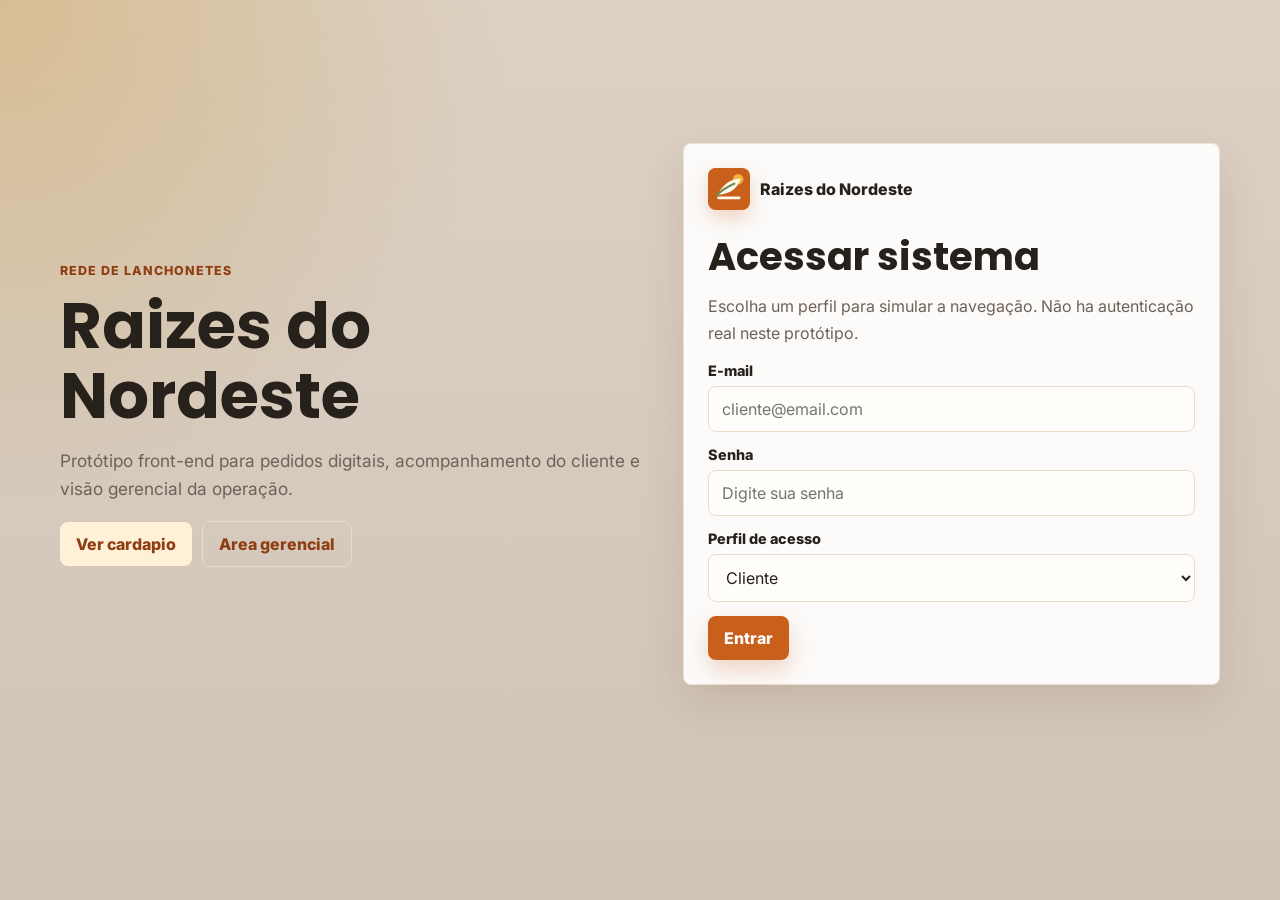
<file: projeto front-end/raizes-do-nordeste/index.html>
<!DOCTYPE html>
<html lang="pt-BR">
<head>
  <meta charset="UTF-8">
  <meta name="viewport" content="width=device-width, initial-scale=1.0">
  <title>Raizes do Nordeste | Login</title>
  <link rel="preconnect" href="https://fonts.googleapis.com">
  <link rel="preconnect" href="https://fonts.gstatic.com" crossorigin>
  <link href="https://fonts.googleapis.com/css2?family=Inter:wght@400;600;700;800;900&family=Poppins:wght@700;800;900&display=swap" rel="stylesheet">
  <link rel="stylesheet" href="css/style.css">
  <link rel="stylesheet" href="css/components.css">
  <link rel="stylesheet" href="css/responsive.css">
</head>
<body class="auth-page">
  <main class="hero">
    <section class="hero-copy">
      <p class="eyebrow">Rede de lanchonetes</p>
      <h1>Raizes do Nordeste</h1>
      <p class="lead">Protótipo front-end para pedidos digitais, acompanhamento do cliente e visão gerencial da operação.</p>
      <div class="actions">
        <a class="btn btn-secondary" href="cardapio.html">Ver cardapio</a>
        <a class="btn btn-ghost" href="dashboard.html">Area gerencial</a>
      </div>
    </section>

    <section class="auth-card" aria-labelledby="login-title">
      <a class="brand" href="index.html">
        <img class="brand-mark" src="assets/logos/logo.svg" alt="">
        <span>Raizes do Nordeste</span>
      </a>
      <h2 id="login-title" style="margin-top: 22px">Acessar sistema</h2>
      <p>Escolha um perfil para simular a navegação. Não ha autenticação real neste protótipo.</p>
      <form data-login-form>
        <div class="field">
          <label for="email">E-mail</label>
          <input class="input" id="email" name="email" type="email" placeholder="cliente@email.com" required>
        </div>
        <div class="field">
          <label for="password">Senha</label>
          <input class="input" id="password" name="password" type="password" placeholder="Digite sua senha" required>
        </div>
        <div class="field">
          <label for="role">Perfil de acesso</label>
          <select class="select" id="role" name="role">
            <option value="cliente">Cliente</option>
            <option value="atendente">Atendente</option>
            <option value="gerente">Gerente da unidade</option>
            <option value="admin">Administrador da franquia</option>
          </select>
        </div>
        <button class="btn btn-primary" type="submit">Entrar</button>
      </form>
    </section>
  </main>
  <script src="js/main.js"></script>
</body>
</html>
</file>
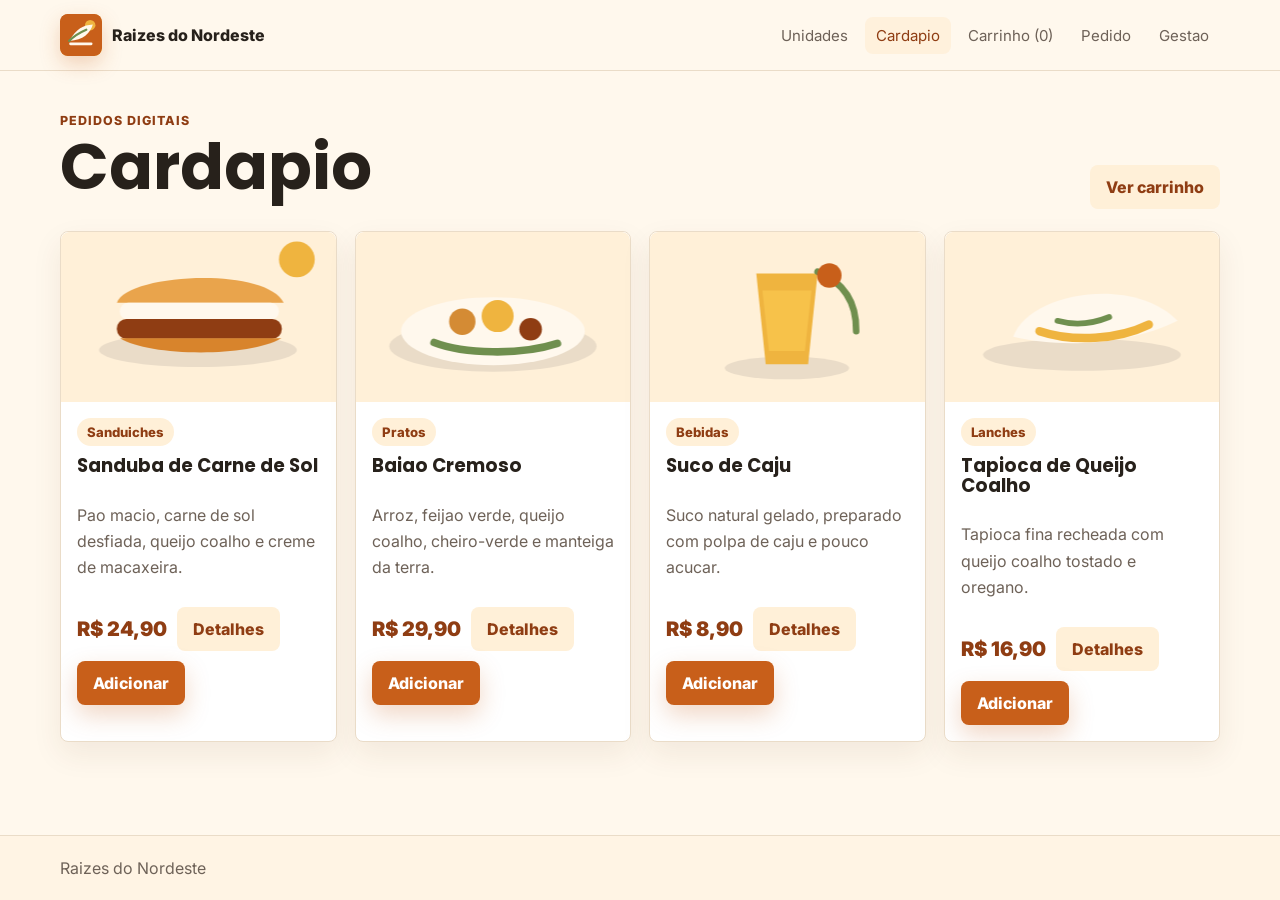
<file: projeto front-end/raizes-do-nordeste/cardapio.html>
<!DOCTYPE html>
<html lang="pt-BR">
<head>
  <meta charset="UTF-8">
  <meta name="viewport" content="width=device-width, initial-scale=1.0">
  <title>Raizes do Nordeste | Cardapio</title>
  <link rel="stylesheet" href="css/style.css">
  <link rel="stylesheet" href="css/components.css">
  <link rel="stylesheet" href="css/responsive.css">
</head>
<body>
  <div class="page-shell">
    <header class="topbar">
      <div class="topbar-inner">
        <a class="brand" href="index.html"><img class="brand-mark" src="assets/logos/logo.svg" alt=""><span>Raizes do Nordeste</span></a>
        <nav class="nav" aria-label="Principal">
          <a href="unidades.html">Unidades</a>
          <a href="cardapio.html">Cardapio</a>
          <a href="carrinho.html">Carrinho (<span data-cart-count>0</span>)</a>
          <a href="pedido.html">Pedido</a>
          <a href="dashboard.html">Gestao</a>
        </nav>
      </div>
    </header>
    <main class="main">
      <section class="section-head">
        <div>
          <p class="eyebrow">Pedidos digitais</p>
          <h1>Cardapio</h1>
          <p></p>
        </div>
        <a class="btn btn-secondary" href="carrinho.html">Ver carrinho</a>
      </section>
      <section class="grid grid-4" data-menu></section>
    </main>
    <footer class="footer">
    <div class="footer-inner">
        <span>Raizes do Nordeste</span>
    </div>
</footer>
  </div>
  <script src="js/main.js"></script>
</body>
</html>
</file>
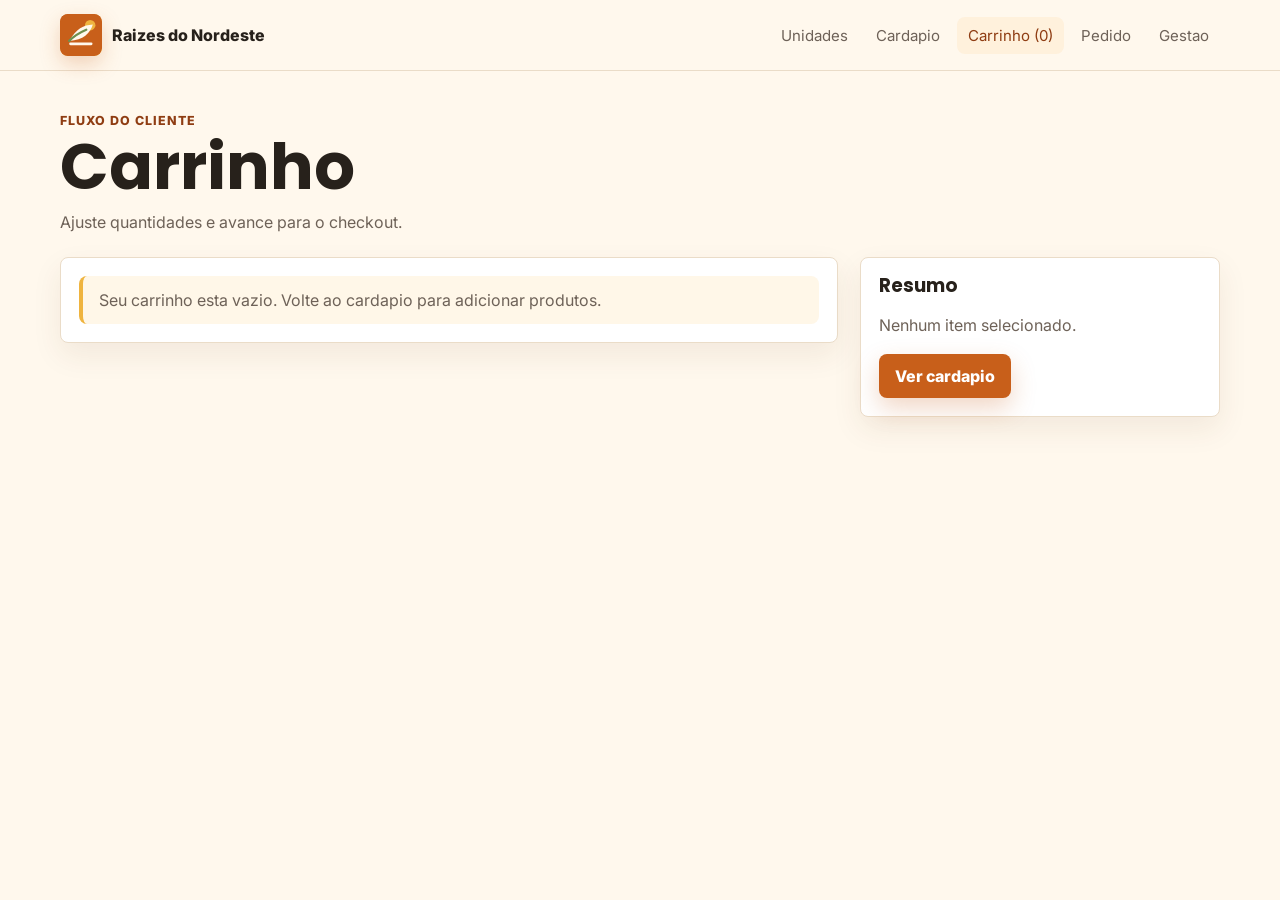
<file: projeto front-end/raizes-do-nordeste/carrinho.html>
<!DOCTYPE html>
<html lang="pt-BR">
<head>
  <meta charset="UTF-8">
  <meta name="viewport" content="width=device-width, initial-scale=1.0">
  <title>Raizes do Nordeste | Carrinho</title>
  <link rel="stylesheet" href="css/style.css">
  <link rel="stylesheet" href="css/components.css">
  <link rel="stylesheet" href="css/responsive.css">
</head>
<body>
  <div class="page-shell">
    <header class="topbar">
      <div class="topbar-inner">
        <a class="brand" href="index.html"><img class="brand-mark" src="assets/logos/logo.svg" alt=""><span>Raizes do Nordeste</span></a>
        <nav class="nav" aria-label="Principal">
          <a href="unidades.html">Unidades</a>
          <a href="cardapio.html">Cardapio</a>
          <a href="carrinho.html">Carrinho (<span data-cart-count>0</span>)</a>
          <a href="pedido.html">Pedido</a>
          <a href="dashboard.html">Gestao</a>
        </nav>
      </div>
    </header>
    <main class="main">
      <section class="section-head">
        <div>
          <p class="eyebrow">Fluxo do cliente</p>
          <h1>Carrinho</h1>
          <p>Ajuste quantidades e avance para o checkout.</p>
        </div>
      </section>
      <section class="split">
        <div class="card" data-cart-list></div>
        <aside class="card" data-cart-summary></aside>
      </section>
    </main>
  </div>
  <script src="js/main.js"></script>
  <script src="js/carrinho.js"></script>
</body>
</html>
</file>
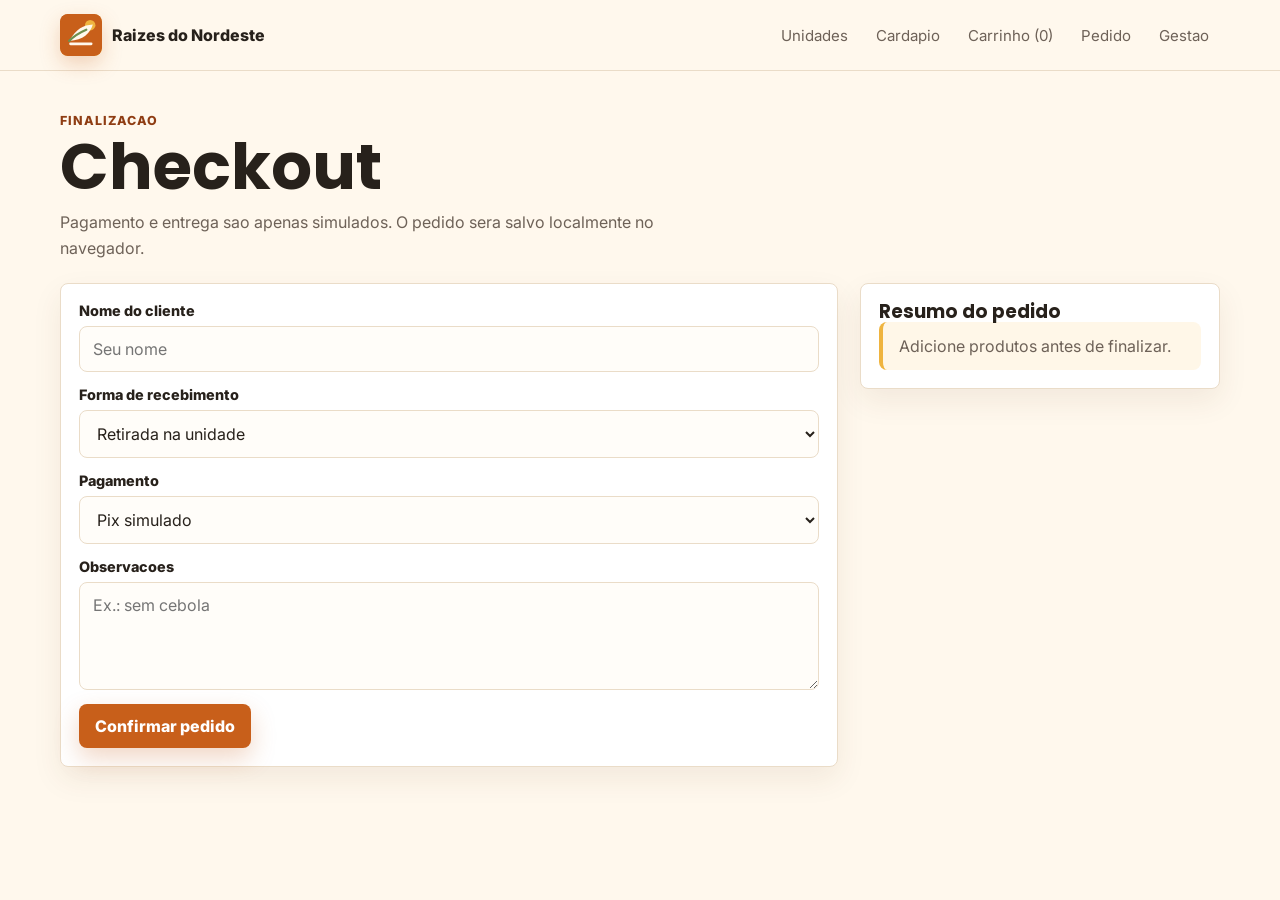
<file: projeto front-end/raizes-do-nordeste/checkout.html>
<!DOCTYPE html>
<html lang="pt-BR">
<head>
  <meta charset="UTF-8">
  <meta name="viewport" content="width=device-width, initial-scale=1.0">
  <title>Raizes do Nordeste | Checkout</title>
  <link rel="stylesheet" href="css/style.css">
  <link rel="stylesheet" href="css/components.css">
  <link rel="stylesheet" href="css/responsive.css">
</head>
<body>
  <div class="page-shell">
    <header class="topbar">
      <div class="topbar-inner">
        <a class="brand" href="index.html"><img class="brand-mark" src="assets/logos/logo.svg" alt=""><span>Raizes do Nordeste</span></a>
        <nav class="nav" aria-label="Principal">
          <a href="unidades.html">Unidades</a>
          <a href="cardapio.html">Cardapio</a>
          <a href="carrinho.html">Carrinho (<span data-cart-count>0</span>)</a>
          <a href="pedido.html">Pedido</a>
          <a href="dashboard.html">Gestao</a>
        </nav>
      </div>
    </header>
    <main class="main">
      <section class="section-head">
        <div>
          <p class="eyebrow">Finalizacao</p>
          <h1>Checkout</h1>
          <p>Pagamento e entrega sao apenas simulados. O pedido sera salvo localmente no navegador.</p>
        </div>
      </section>
      <section class="split">
        <form class="card" data-checkout-form>
          <div class="field">
            <label for="name">Nome do cliente</label>
            <input class="input" id="name" required placeholder="Seu nome">
          </div>
          <div class="field">
            <label for="delivery">Forma de recebimento</label>
            <select class="select" id="delivery">
              <option>Retirada na unidade</option>
              <option>Entrega simulada</option>
            </select>
          </div>
          <div class="field">
            <label for="payment">Pagamento</label>
            <select class="select" id="payment">
              <option>Pix simulado</option>
              <option>Cartao simulado</option>
              <option>Pagamento na retirada</option>
            </select>
          </div>
          <div class="field">
            <label for="notes">Observacoes</label>
            <textarea class="textarea" id="notes" placeholder="Ex.: sem cebola"></textarea>
          </div>
          <button class="btn btn-primary" type="submit">Confirmar pedido</button>
        </form>
        <aside class="card">
          <h3>Resumo do pedido</h3>
          <div data-checkout-summary></div>
        </aside>
      </section>
    </main>
  </div>
  <script src="js/main.js"></script>
  <script src="js/carrinho.js"></script>
</body>
</html>
</file>
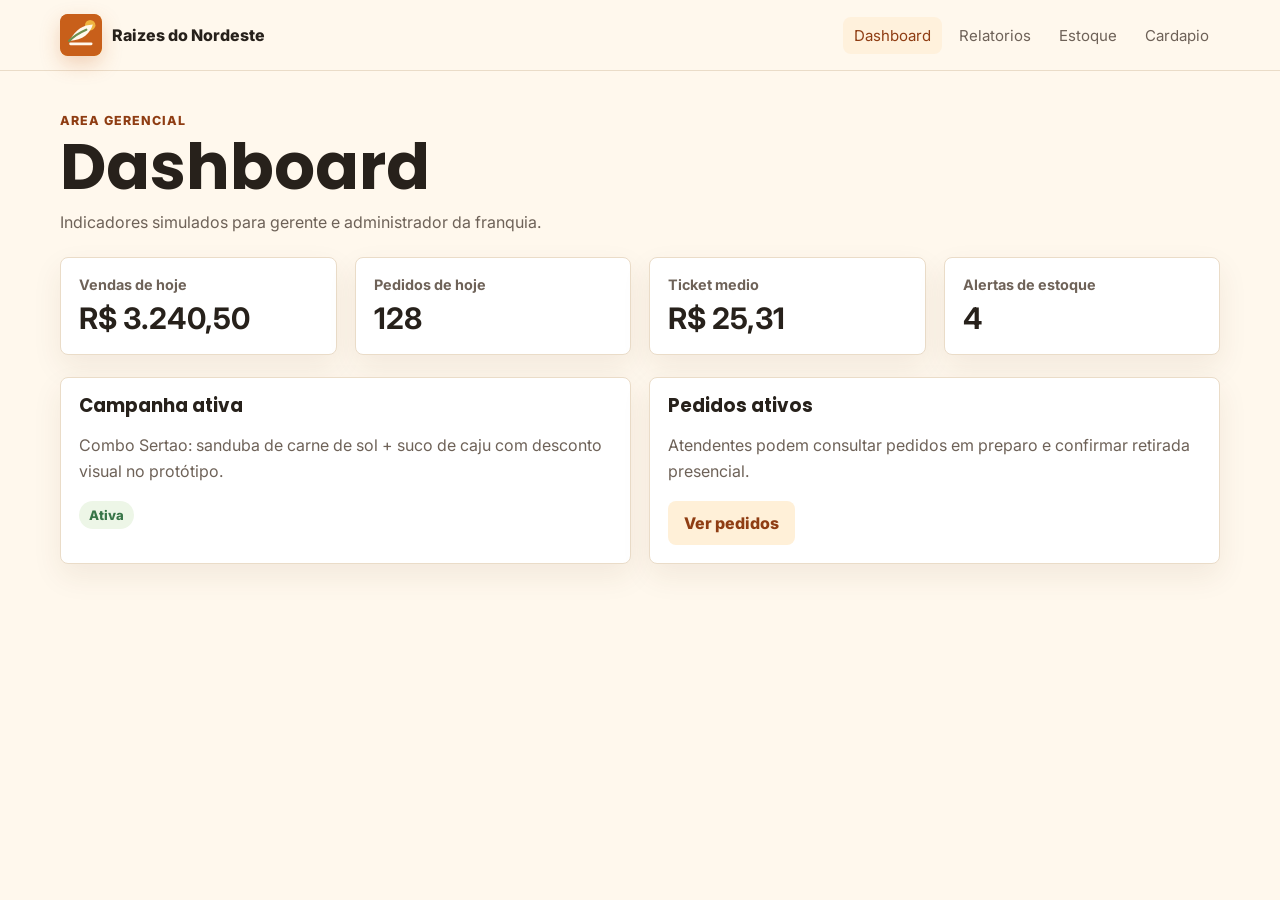
<file: projeto front-end/raizes-do-nordeste/dashboard.html>
<!DOCTYPE html>
<html lang="pt-BR">
<head>
  <meta charset="UTF-8">
  <meta name="viewport" content="width=device-width, initial-scale=1.0">
  <title>Raizes do Nordeste | Dashboard</title>
  <link rel="stylesheet" href="css/style.css">
  <link rel="stylesheet" href="css/components.css">
  <link rel="stylesheet" href="css/responsive.css">
</head>
<body>
  <div class="page-shell">
    <header class="topbar">
      <div class="topbar-inner">
        <a class="brand" href="index.html"><img class="brand-mark" src="assets/logos/logo.svg" alt=""><span>Raizes do Nordeste</span></a>
        <nav class="nav" aria-label="Principal">
          <a href="dashboard.html">Dashboard</a>
          <a href="relatorios.html">Relatorios</a>
          <a href="estoque.html">Estoque</a>
          <a href="cardapio.html">Cardapio</a>
        </nav>
      </div>
    </header>
    <main class="main">
      <section class="section-head">
        <div>
          <p class="eyebrow">Area gerencial</p>
          <h1>Dashboard</h1>
          <p>Indicadores simulados para gerente e administrador da franquia.</p>
        </div>
      </section>
      <section class="grid grid-4" data-dashboard></section>
      <section class="grid grid-2" style="margin-top: 22px">
        <article class="card"><h3>Campanha ativa</h3><p>Combo Sertao: sanduba de carne de sol + suco de caju com desconto visual no protótipo.</p><span class="tag green">Ativa</span></article>
        <article class="card"><h3>Pedidos ativos</h3><p>Atendentes podem consultar pedidos em preparo e confirmar retirada presencial.</p><a class="btn btn-secondary" href="pedido.html">Ver pedidos</a></article>
      </section>
    </main>
  </div>
  <script src="js/main.js"></script>
  <script src="js/dashboard.js"></script>
</body>
</html>
</file>
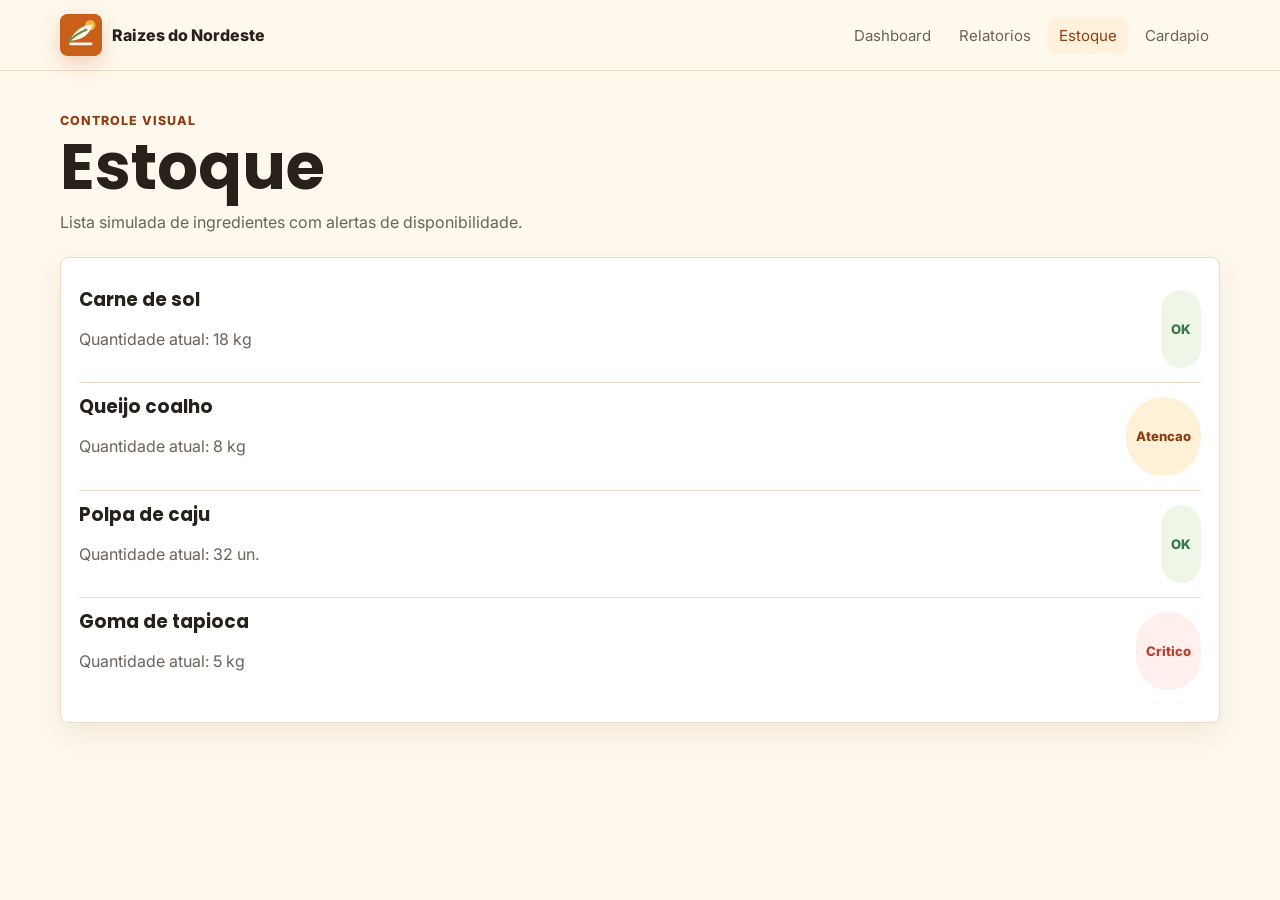
<file: projeto front-end/raizes-do-nordeste/estoque.html>
<!DOCTYPE html>
<html lang="pt-BR">
<head>
  <meta charset="UTF-8">
  <meta name="viewport" content="width=device-width, initial-scale=1.0">
  <title>Raizes do Nordeste | Estoque</title>
  <link rel="stylesheet" href="css/style.css">
  <link rel="stylesheet" href="css/components.css">
  <link rel="stylesheet" href="css/responsive.css">
</head>
<body>
  <div class="page-shell">
    <header class="topbar">
      <div class="topbar-inner">
        <a class="brand" href="index.html"><img class="brand-mark" src="assets/logos/logo.svg" alt=""><span>Raizes do Nordeste</span></a>
        <nav class="nav" aria-label="Principal">
          <a href="dashboard.html">Dashboard</a>
          <a href="relatorios.html">Relatorios</a>
          <a href="estoque.html">Estoque</a>
          <a href="cardapio.html">Cardapio</a>
        </nav>
      </div>
    </header>
    <main class="main">
      <section class="section-head">
        <div>
          <p class="eyebrow">Controle visual</p>
          <h1>Estoque</h1>
          <p>Lista simulada de ingredientes com alertas de disponibilidade.</p>
        </div>
      </section>
      <section class="card" data-stock></section>
    </main>
  </div>
  <script src="js/main.js"></script>
  <script src="js/dashboard.js"></script>
</body>
</html>
</file>
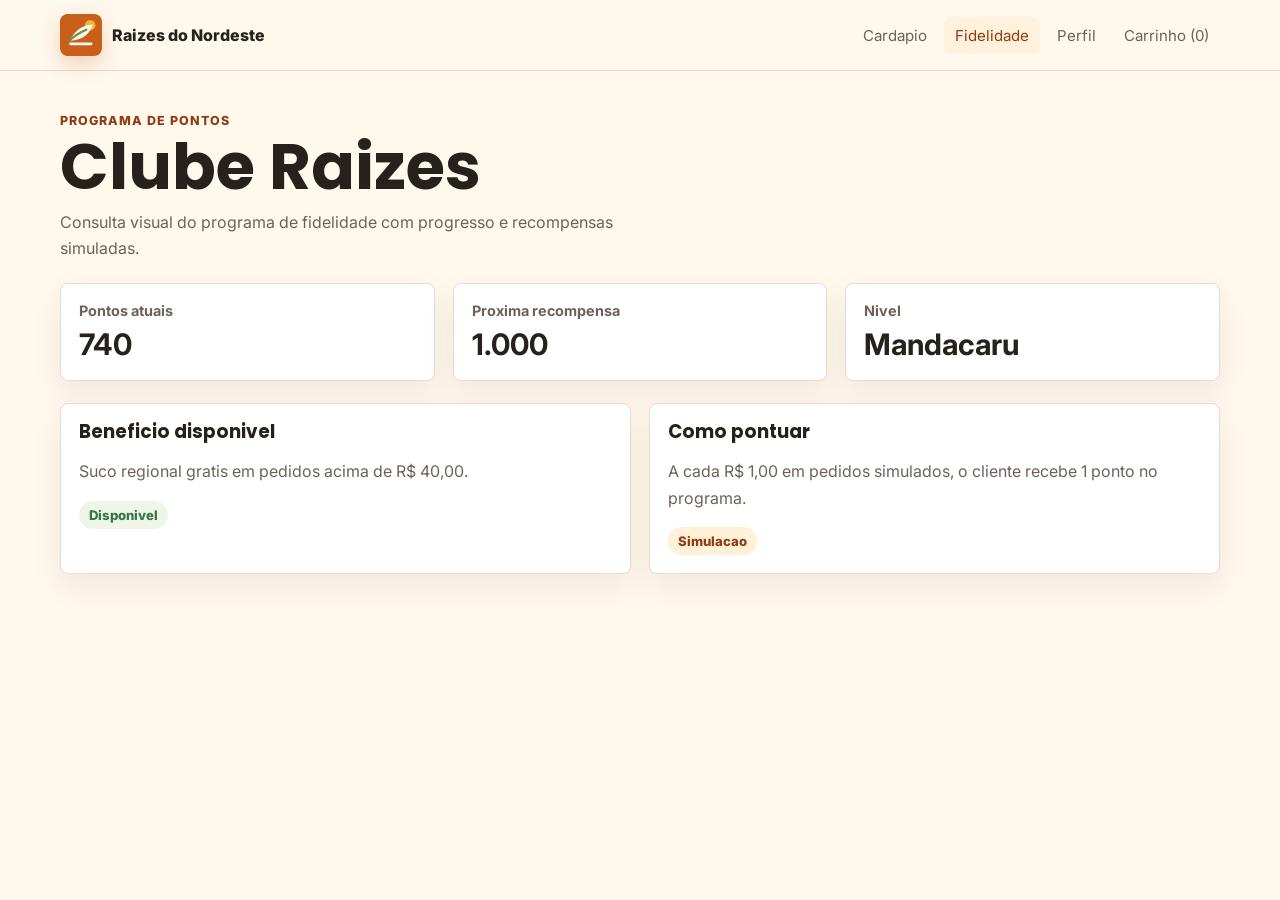
<file: projeto front-end/raizes-do-nordeste/fidelidade.html>
<!DOCTYPE html>
<html lang="pt-BR">
<head>
  <meta charset="UTF-8">
  <meta name="viewport" content="width=device-width, initial-scale=1.0">
  <title>Raizes do Nordeste | Fidelidade</title>
  <link rel="stylesheet" href="css/style.css">
  <link rel="stylesheet" href="css/components.css">
  <link rel="stylesheet" href="css/responsive.css">
</head>
<body>
  <div class="page-shell">
    <header class="topbar">
      <div class="topbar-inner">
        <a class="brand" href="index.html"><img class="brand-mark" src="assets/logos/logo.svg" alt=""><span>Raizes do Nordeste</span></a>
        <nav class="nav" aria-label="Principal">
          <a href="cardapio.html">Cardapio</a>
          <a href="fidelidade.html">Fidelidade</a>
          <a href="perfil.html">Perfil</a>
          <a href="carrinho.html">Carrinho (<span data-cart-count>0</span>)</a>
        </nav>
      </div>
    </header>
    <main class="main">
      <section class="section-head">
        <div>
          <p class="eyebrow">Programa de pontos</p>
          <h1>Clube Raizes</h1>
          <p>Consulta visual do programa de fidelidade com progresso e recompensas simuladas.</p>
        </div>
      </section>
      <section class="grid grid-3">
        <article class="card metric"><span>Pontos atuais</span><strong>740</strong></article>
        <article class="card metric"><span>Proxima recompensa</span><strong>1.000</strong></article>
        <article class="card metric"><span>Nivel</span><strong>Mandacaru</strong></article>
      </section>
      <section class="grid grid-2" style="margin-top: 22px">
        <article class="card"><h3>Beneficio disponivel</h3><p>Suco regional gratis em pedidos acima de R$ 40,00.</p><span class="tag green">Disponivel</span></article>
        <article class="card"><h3>Como pontuar</h3><p>A cada R$ 1,00 em pedidos simulados, o cliente recebe 1 ponto no programa.</p><span class="tag">Simulacao</span></article>
      </section>
    </main>
  </div>
  <script src="js/main.js"></script>
</body>
</html>
</file>
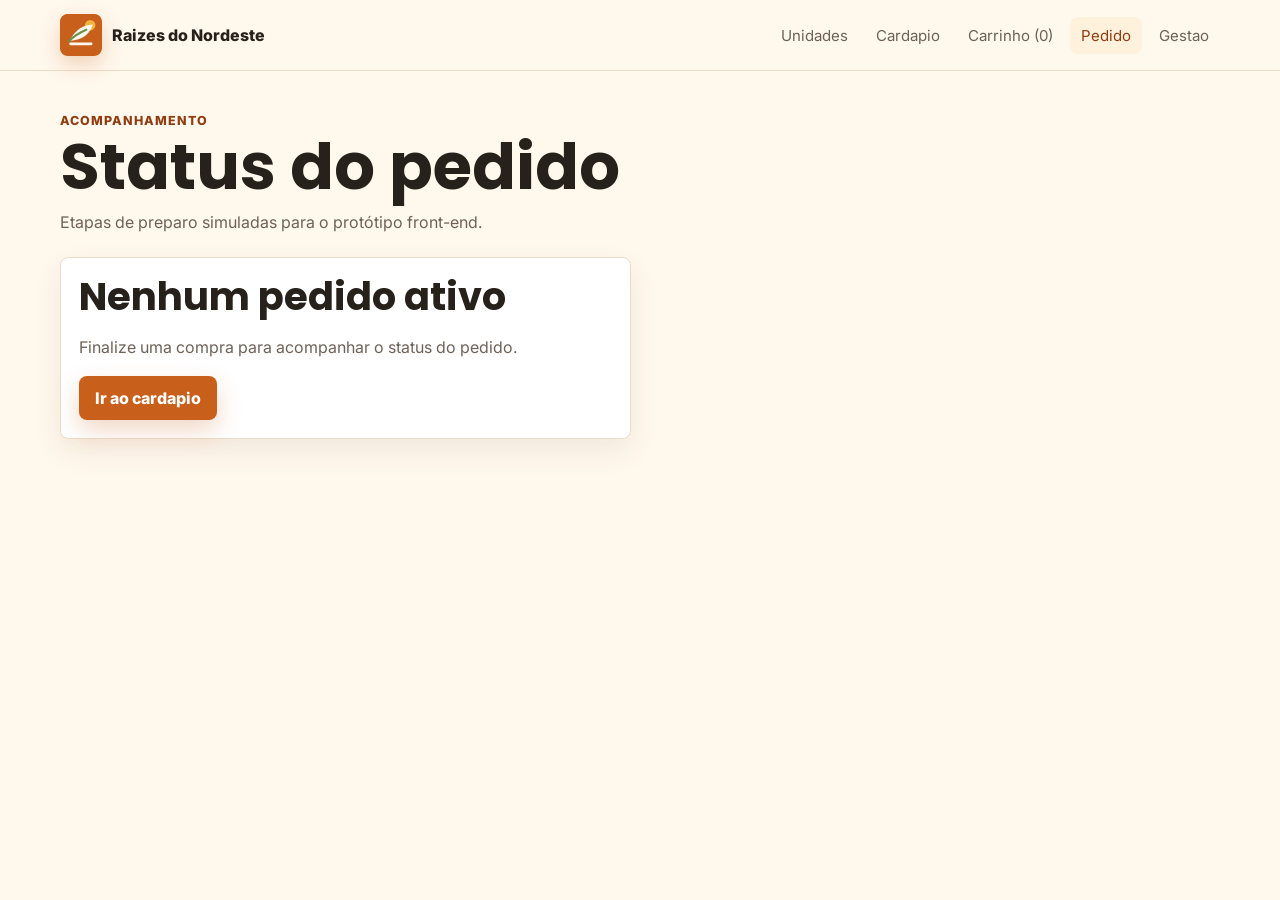
<file: projeto front-end/raizes-do-nordeste/pedido.html>
<!DOCTYPE html>
<html lang="pt-BR">
<head>
  <meta charset="UTF-8">
  <meta name="viewport" content="width=device-width, initial-scale=1.0">
  <title>Raizes do Nordeste | Pedido</title>
  <link rel="stylesheet" href="css/style.css">
  <link rel="stylesheet" href="css/components.css">
  <link rel="stylesheet" href="css/responsive.css">
</head>
<body>
  <div class="page-shell">
    <header class="topbar">
      <div class="topbar-inner">
        <a class="brand" href="index.html"><img class="brand-mark" src="assets/logos/logo.svg" alt=""><span>Raizes do Nordeste</span></a>
        <nav class="nav" aria-label="Principal">
          <a href="unidades.html">Unidades</a>
          <a href="cardapio.html">Cardapio</a>
          <a href="carrinho.html">Carrinho (<span data-cart-count>0</span>)</a>
          <a href="pedido.html">Pedido</a>
          <a href="dashboard.html">Gestao</a>
        </nav>
      </div>
    </header>
    <main class="main">
      <section class="section-head">
        <div>
          <p class="eyebrow">Acompanhamento</p>
          <h1>Status do pedido</h1>
          <p>Etapas de preparo simuladas para o protótipo front-end.</p>
        </div>
      </section>
      <section class="grid grid-2" data-order-status></section>
    </main>
  </div>
  <script src="js/main.js"></script>
  <script src="js/pedido.js"></script>
</body>
</html>
</file>
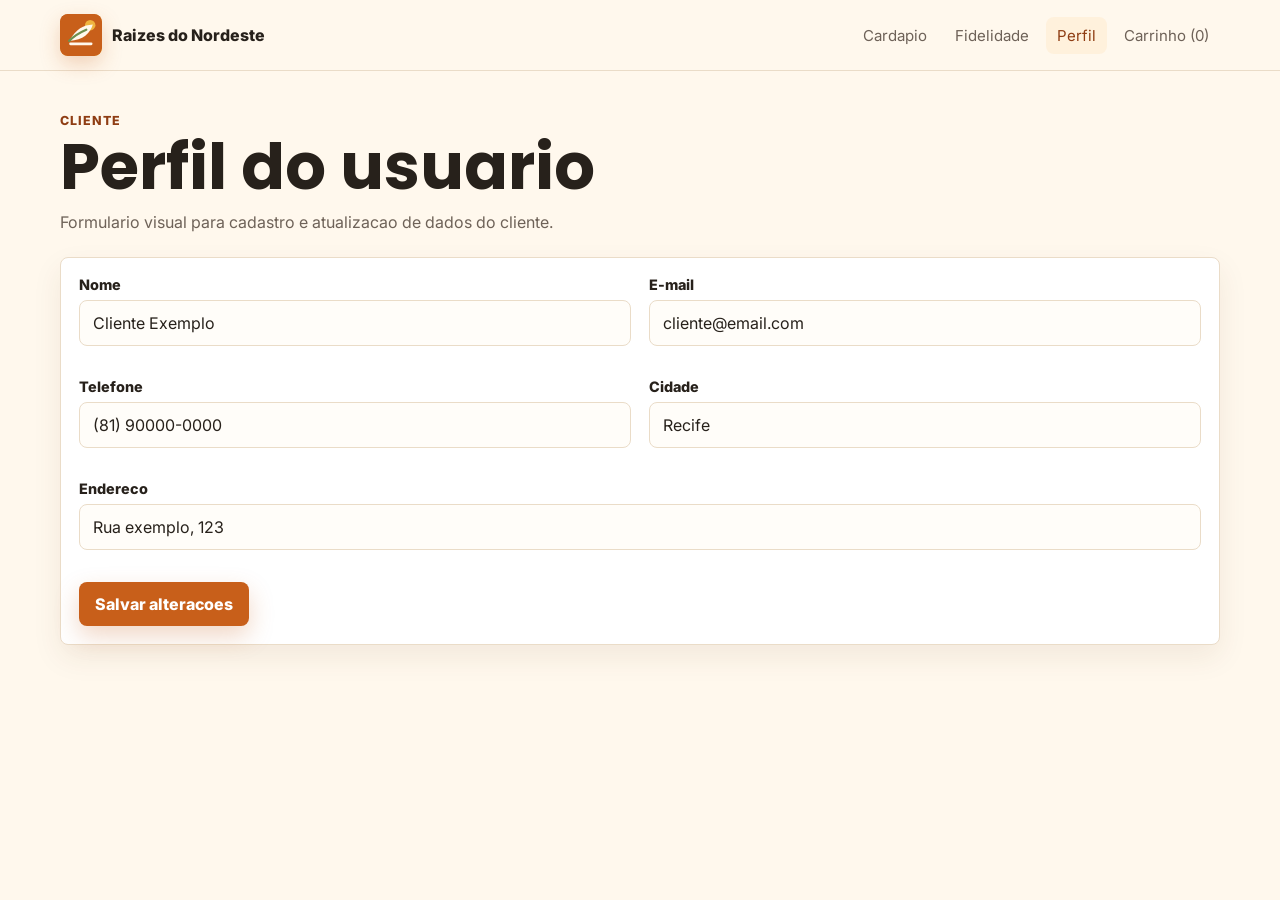
<file: projeto front-end/raizes-do-nordeste/perfil.html>
<!DOCTYPE html>
<html lang="pt-BR">
<head>
  <meta charset="UTF-8">
  <meta name="viewport" content="width=device-width, initial-scale=1.0">
  <title>Raizes do Nordeste | Perfil</title>
  <link rel="stylesheet" href="css/style.css">
  <link rel="stylesheet" href="css/components.css">
  <link rel="stylesheet" href="css/responsive.css">
</head>
<body>
  <div class="page-shell">
    <header class="topbar">
      <div class="topbar-inner">
        <a class="brand" href="index.html"><img class="brand-mark" src="assets/logos/logo.svg" alt=""><span>Raizes do Nordeste</span></a>
        <nav class="nav" aria-label="Principal">
          <a href="cardapio.html">Cardapio</a>
          <a href="fidelidade.html">Fidelidade</a>
          <a href="perfil.html">Perfil</a>
          <a href="carrinho.html">Carrinho (<span data-cart-count>0</span>)</a>
        </nav>
      </div>
    </header>
    <main class="main">
      <section class="section-head">
        <div>
          <p class="eyebrow">Cliente</p>
          <h1>Perfil do usuario</h1>
          <p>Formulario visual para cadastro e atualizacao de dados do cliente.</p>
        </div>
      </section>
      <form class="card grid grid-2">
        <div class="field"><label for="profile-name">Nome</label><input class="input" id="profile-name" value="Cliente Exemplo"></div>
        <div class="field"><label for="profile-email">E-mail</label><input class="input" id="profile-email" value="cliente@email.com"></div>
        <div class="field"><label for="profile-phone">Telefone</label><input class="input" id="profile-phone" value="(81) 90000-0000"></div>
        <div class="field"><label for="profile-city">Cidade</label><input class="input" id="profile-city" value="Recife"></div>
        <div class="field" style="grid-column: 1 / -1"><label for="profile-address">Endereco</label><input class="input" id="profile-address" value="Rua exemplo, 123"></div>
        <div class="actions" style="grid-column: 1 / -1"><button class="btn btn-primary" type="button">Salvar alteracoes</button></div>
      </form>
    </main>
  </div>
  <script src="js/main.js"></script>
</body>
</html>
</file>
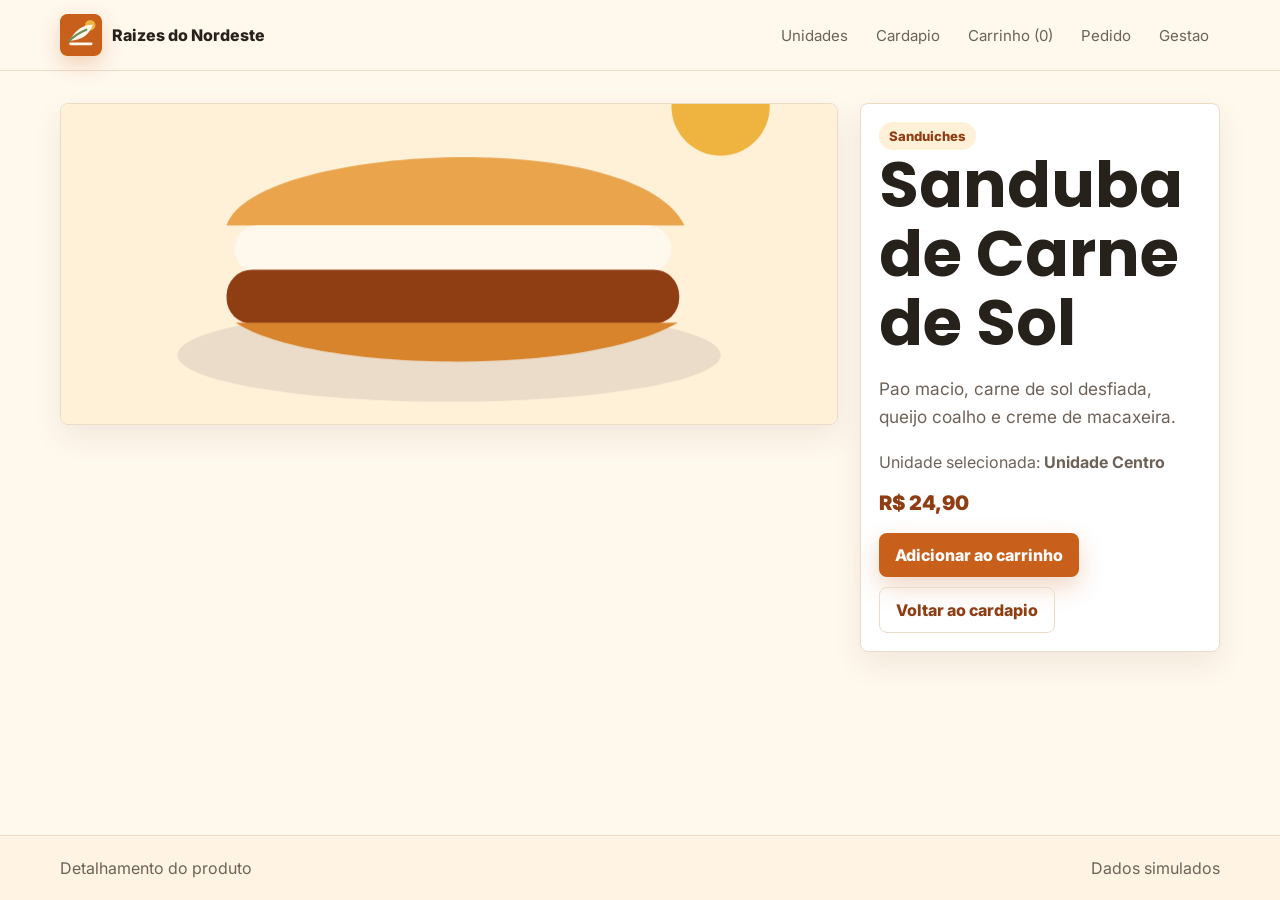
<file: projeto front-end/raizes-do-nordeste/produto.html>
<!DOCTYPE html>
<html lang="pt-BR">
<head>
  <meta charset="UTF-8">
  <meta name="viewport" content="width=device-width, initial-scale=1.0">
  <title>Raizes do Nordeste | Produto</title>
  <link rel="stylesheet" href="css/style.css">
  <link rel="stylesheet" href="css/components.css">
  <link rel="stylesheet" href="css/responsive.css">
</head>
<body>
  <div class="page-shell">
    <header class="topbar">
      <div class="topbar-inner">
        <a class="brand" href="index.html"><img class="brand-mark" src="assets/logos/logo.svg" alt=""><span>Raizes do Nordeste</span></a>
        <nav class="nav" aria-label="Principal">
          <a href="unidades.html">Unidades</a>
          <a href="cardapio.html">Cardapio</a>
          <a href="carrinho.html">Carrinho (<span data-cart-count>0</span>)</a>
          <a href="pedido.html">Pedido</a>
          <a href="dashboard.html">Gestao</a>
        </nav>
      </div>
    </header>
    <main class="main">
      <section class="split" data-product-detail></section>
    </main>
    <footer class="footer"><div class="footer-inner"><span>Detalhamento do produto</span><span>Dados simulados</span></div></footer>
  </div>
  <script src="js/main.js"></script>
</body>
</html>
</file>
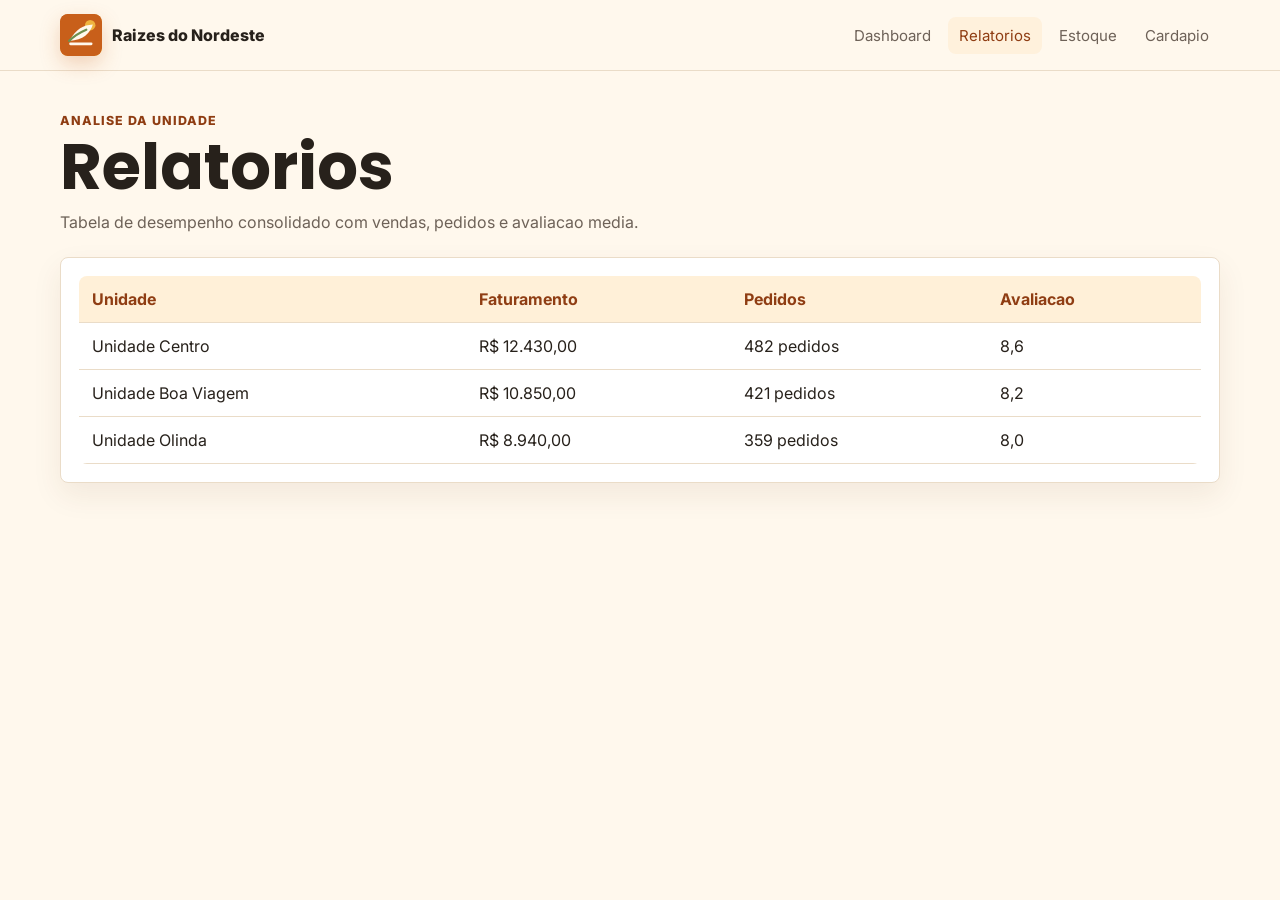
<file: projeto front-end/raizes-do-nordeste/relatorios.html>
<!DOCTYPE html>
<html lang="pt-BR">
<head>
  <meta charset="UTF-8">
  <meta name="viewport" content="width=device-width, initial-scale=1.0">
  <title>Raizes do Nordeste | Relatorios</title>
  <link rel="stylesheet" href="css/style.css">
  <link rel="stylesheet" href="css/components.css">
  <link rel="stylesheet" href="css/responsive.css">
</head>
<body>
  <div class="page-shell">
    <header class="topbar">
      <div class="topbar-inner">
        <a class="brand" href="index.html"><img class="brand-mark" src="assets/logos/logo.svg" alt=""><span>Raizes do Nordeste</span></a>
        <nav class="nav" aria-label="Principal">
          <a href="dashboard.html">Dashboard</a>
          <a href="relatorios.html">Relatorios</a>
          <a href="estoque.html">Estoque</a>
          <a href="cardapio.html">Cardapio</a>
        </nav>
      </div>
    </header>
    <main class="main">
      <section class="section-head">
        <div>
          <p class="eyebrow">Analise da unidade</p>
          <h1>Relatorios</h1>
          <p>Tabela de desempenho consolidado com vendas, pedidos e avaliacao media.</p>
        </div>
      </section>
      <section class="card">
        <table class="table">
          <thead><tr><th>Unidade</th><th>Faturamento</th><th>Pedidos</th><th>Avaliacao</th></tr></thead>
          <tbody data-reports></tbody>
        </table>
      </section>
    </main>
  </div>
  <script src="js/main.js"></script>
  <script src="js/dashboard.js"></script>
</body>
</html>
</file>
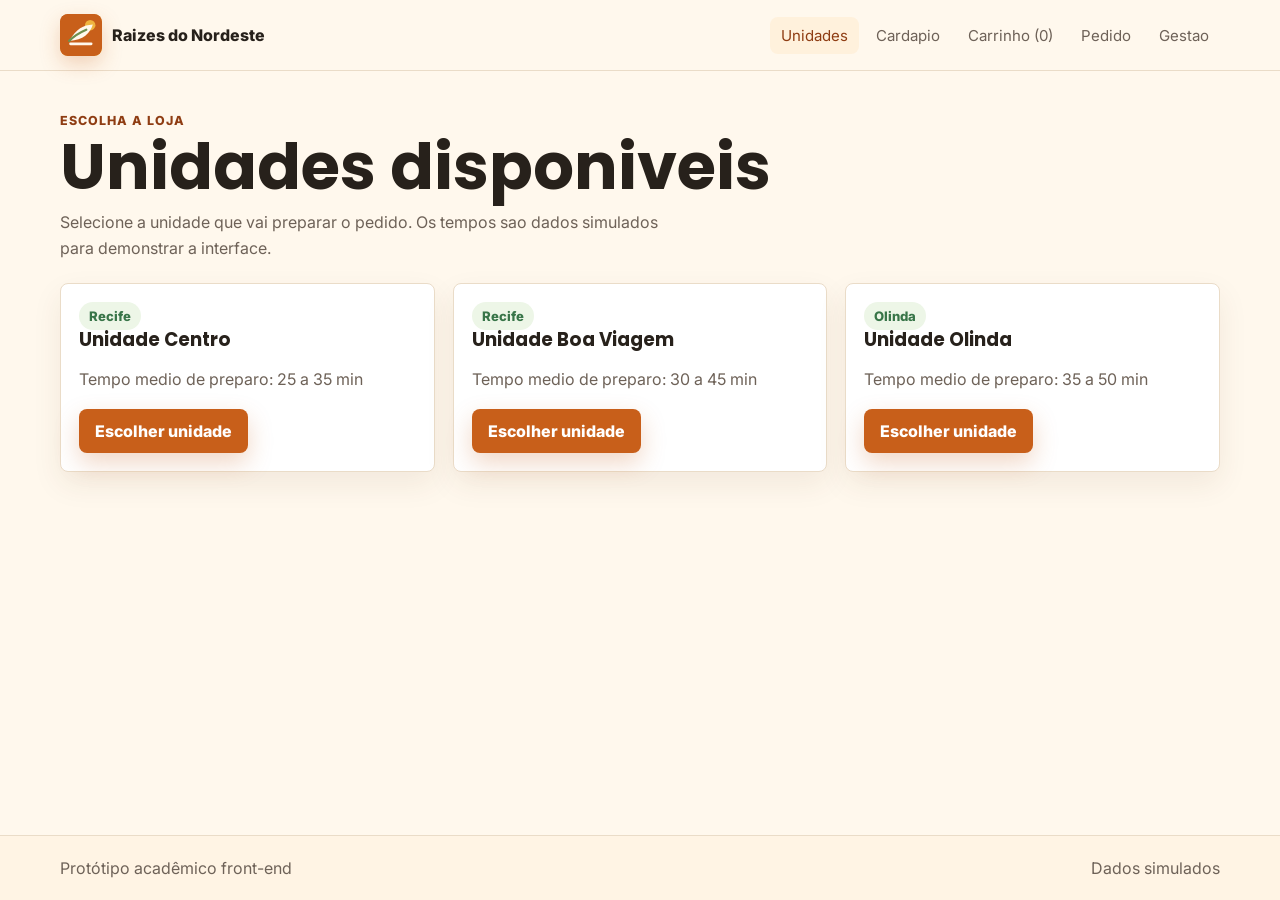
<file: projeto front-end/raizes-do-nordeste/unidades.html>
<!DOCTYPE html>
<html lang="pt-BR">
<head>
  <meta charset="UTF-8">
  <meta name="viewport" content="width=device-width, initial-scale=1.0">
  <title>Raizes do Nordeste | Unidades</title>
  <link rel="stylesheet" href="css/style.css">
  <link rel="stylesheet" href="css/components.css">
  <link rel="stylesheet" href="css/responsive.css">
</head>
<body>
  <div class="page-shell">
    <header class="topbar">
      <div class="topbar-inner">
        <a class="brand" href="index.html"><img class="brand-mark" src="assets/logos/logo.svg" alt=""><span>Raizes do Nordeste</span></a>
        <nav class="nav" aria-label="Principal">
          <a href="unidades.html">Unidades</a>
          <a href="cardapio.html">Cardapio</a>
          <a href="carrinho.html">Carrinho (<span data-cart-count>0</span>)</a>
          <a href="pedido.html">Pedido</a>
          <a href="dashboard.html">Gestao</a>
        </nav>
      </div>
    </header>
    <main class="main">
      <section class="section-head">
        <div>
          <p class="eyebrow">Escolha a loja</p>
          <h1>Unidades disponiveis</h1>
          <p>Selecione a unidade que vai preparar o pedido. Os tempos sao dados simulados para demonstrar a interface.</p>
        </div>
      </section>
      <section class="grid grid-3" data-units></section>
    </main>
    <footer class="footer"><div class="footer-inner"><span>Protótipo acadêmico front-end</span><span>Dados simulados</span></div></footer>
  </div>
  <script src="js/main.js"></script>
</body>
</html>
</file>
<file: projeto front-end/raizes-do-nordeste/css/style.css>
@import url("https://fonts.googleapis.com/css2?family=Inter:wght@400;600;700;800;900&family=Poppins:wght@700;800;900&display=swap");

:root {
  --brand: #c85f1a;
  --brand-dark: #8f3d13;
  --gold: #efb43f;
  --green: #6f8f4e;
  --cream: #fff8ed;
  --paper: #ffffff;
  --ink: #27211b;
  --muted: #6e6258;
  --line: #eadcc8;
  --danger: #b93f2c;
  --success: #387548;
  --shadow: 0 18px 45px rgba(87, 51, 22, 0.12);
  font-family: "Inter", Arial, sans-serif;
}

* {
  box-sizing: border-box;
}

html {
  scroll-behavior: smooth;
}

body {
  margin: 0;
  color: var(--ink);
  background: var(--cream);
  min-height: 100vh;
}

body.auth-page {
  background:
    linear-gradient(rgba(60, 32, 13, 0.18), rgba(60, 32, 13, 0.24)),
    radial-gradient(circle at top left, rgba(239, 180, 63, 0.35), transparent 32rem),
    var(--cream);
}

a {
  color: inherit;
  text-decoration: none;
}

img {
  max-width: 100%;
  display: block;
}

button,
input,
select,
textarea {
  font: inherit;
}

.page-shell {
  min-height: 100vh;
  display: flex;
  flex-direction: column;
}

.topbar {
  position: sticky;
  top: 0;
  z-index: 10;
  background: rgba(255, 248, 237, 0.94);
  border-bottom: 1px solid var(--line);
  backdrop-filter: blur(12px);
}

.topbar-inner {
  width: min(1160px, calc(100% - 32px));
  margin: 0 auto;
  display: flex;
  align-items: center;
  justify-content: space-between;
  gap: 18px;
  padding: 14px 0;
}

.brand {
  display: inline-flex;
  align-items: center;
  gap: 10px;
  font-weight: 800;
  letter-spacing: 0;
}

.brand-mark {
  width: 42px;
  height: 42px;
  border-radius: 8px;
  display: grid;
  place-items: center;
  color: #fff;
  background: linear-gradient(135deg, var(--brand), var(--gold));
  box-shadow: 0 8px 20px rgba(200, 95, 26, 0.25);
}

.nav {
  display: flex;
  align-items: center;
  justify-content: flex-end;
  flex-wrap: wrap;
  gap: 6px;
}

.nav a {
  padding: 9px 11px;
  border-radius: 8px;
  color: var(--muted);
  font-size: 0.94rem;
}

.nav a:hover,
.nav a.active {
  color: var(--brand-dark);
  background: #fff1dc;
}

.main {
  width: min(1160px, calc(100% - 32px));
  margin: 0 auto;
  padding: 32px 0 56px;
  flex: 1;
}

.hero {
  display: grid;
  grid-template-columns: minmax(0, 1.05fr) minmax(300px, 0.95fr);
  gap: 30px;
  align-items: center;
  min-height: calc(100vh - 72px);
  width: min(1160px, calc(100% - 32px));
  margin: 0 auto;
  padding: 28px 0;
}

.hero-copy {
  padding: 24px 0;
}

.eyebrow {
  color: var(--brand-dark);
  font-weight: 800;
  text-transform: uppercase;
  font-size: 0.78rem;
  letter-spacing: 0.08em;
  margin: 0 0 10px;
}

h1,
h2,
h3 {
  font-family: "Poppins", Arial, sans-serif;
  line-height: 1.08;
  letter-spacing: 0;
  margin: 0;
}

h1 {
  font-size: clamp(2.2rem, 5vw, 4.3rem);
}

h2 {
  font-size: clamp(1.65rem, 3vw, 2.4rem);
}

h3 {
  font-size: 1.15rem;
}

p {
  color: var(--muted);
  line-height: 1.65;
}

.lead {
  font-size: 1.08rem;
  max-width: 58ch;
}

.hero-visual {
  min-height: 520px;
  border-radius: 8px;
  overflow: hidden;
  position: relative;
  background:
    linear-gradient(180deg, rgba(47, 26, 12, 0.1), rgba(47, 26, 12, 0.52)),
    url("../assets/images/hero-cardapio.svg");
  background-size: cover;
  background-position: center;
  box-shadow: var(--shadow);
}

.hero-visual::after {
  content: "Baião cremoso, sanduíche de carne de sol e sucos regionais";
  position: absolute;
  left: 18px;
  right: 18px;
  bottom: 18px;
  color: #fff;
  font-weight: 700;
  text-shadow: 0 2px 12px rgba(0, 0, 0, 0.32);
}

.auth-card {
  background: rgba(255, 255, 255, 0.92);
  border: 1px solid rgba(234, 220, 200, 0.86);
  box-shadow: var(--shadow);
  border-radius: 8px;
  padding: 24px;
}

.section-head {
  display: flex;
  align-items: end;
  justify-content: space-between;
  gap: 20px;
  margin-bottom: 22px;
}

.section-head p {
  max-width: 62ch;
  margin: 8px 0 0;
}

.footer {
  border-top: 1px solid var(--line);
  padding: 22px 0;
  color: var(--muted);
  background: #fff4e4;
}

.footer-inner {
  width: min(1160px, calc(100% - 32px));
  margin: 0 auto;
  display: flex;
  justify-content: space-between;
  gap: 16px;
  flex-wrap: wrap;
}
</file>
<file: projeto front-end/raizes-do-nordeste/css/components.css>
.btn {
  border: 0;
  border-radius: 8px;
  padding: 12px 16px;
  display: inline-flex;
  align-items: center;
  justify-content: center;
  gap: 8px;
  font-weight: 800;
  cursor: pointer;
  transition: transform 0.16s ease, box-shadow 0.16s ease, background 0.16s ease;
}

.btn:hover {
  transform: translateY(-1px);
}

.btn-primary {
  color: #fff;
  background: var(--brand);
  box-shadow: 0 10px 24px rgba(200, 95, 26, 0.25);
}

.btn-secondary {
  color: var(--brand-dark);
  background: #fff0d8;
}

.btn-ghost {
  color: var(--brand-dark);
  background: transparent;
  border: 1px solid var(--line);
}

.actions {
  display: flex;
  gap: 10px;
  flex-wrap: wrap;
  align-items: center;
}

.field {
  display: grid;
  gap: 7px;
  margin-bottom: 14px;
}

.field label {
  font-weight: 800;
  font-size: 0.9rem;
}

.input,
.select,
.textarea {
  width: 100%;
  border: 1px solid var(--line);
  background: #fffdf9;
  color: var(--ink);
  border-radius: 8px;
  padding: 12px 13px;
  outline: none;
}

.textarea {
  min-height: 108px;
  resize: vertical;
}

.input:focus,
.select:focus,
.textarea:focus {
  border-color: var(--brand);
  box-shadow: 0 0 0 4px rgba(200, 95, 26, 0.1);
}

.grid {
  display: grid;
  gap: 18px;
}

.grid-2 {
  grid-template-columns: repeat(2, minmax(0, 1fr));
}

.grid-3 {
  grid-template-columns: repeat(3, minmax(0, 1fr));
}

.grid-4 {
  grid-template-columns: repeat(4, minmax(0, 1fr));
}

.card {
  background: var(--paper);
  border: 1px solid var(--line);
  border-radius: 8px;
  padding: 18px;
  box-shadow: 0 12px 30px rgba(87, 51, 22, 0.08);
}

.metric {
  display: grid;
  gap: 7px;
}

.metric span {
  color: var(--muted);
  font-weight: 700;
  font-size: 0.9rem;
}

.metric strong {
  font-size: 1.85rem;
}

.tag {
  display: inline-flex;
  width: fit-content;
  align-items: center;
  border-radius: 999px;
  padding: 6px 10px;
  background: #fff0d8;
  color: var(--brand-dark);
  font-weight: 800;
  font-size: 0.82rem;
}

.tag.green {
  color: var(--success);
  background: #edf6e7;
}

.tag.danger {
  color: var(--danger);
  background: #fff0ed;
}

.product-card {
  overflow: hidden;
  padding: 0;
}

.product-card .food-art {
  height: 170px;
}

.product-body {
  padding: 16px;
  display: grid;
  gap: 10px;
}

.price {
  font-size: 1.25rem;
  font-weight: 900;
  color: var(--brand-dark);
}

.food-art {
  border-radius: 8px 8px 0 0;
  background-size: cover;
  background-position: center;
}

.food-art.sanduba {
  background-image: url("../assets/images/produto-sanduba.svg");
}

.food-art.baiao {
  background-image: url("../assets/images/produto-baiao.svg");
}

.food-art.suco {
  background-image: url("../assets/images/produto-suco.svg");
}

.food-art.tapioca {
  background-image: url("../assets/images/produto-tapioca.svg");
}

.split {
  display: grid;
  grid-template-columns: minmax(0, 1fr) 360px;
  gap: 22px;
  align-items: start;
}

.cart-line,
.order-line,
.stock-line {
  display: grid;
  grid-template-columns: 1fr auto;
  gap: 14px;
  padding: 14px 0;
  border-bottom: 1px solid var(--line);
}

.cart-line:last-child,
.order-line:last-child,
.stock-line:last-child {
  border-bottom: 0;
}

.qty-controls {
  display: inline-flex;
  align-items: center;
  gap: 8px;
}

.qty-controls button {
  width: 32px;
  height: 32px;
  border-radius: 8px;
  border: 1px solid var(--line);
  background: #fff8ed;
  cursor: pointer;
}

.status-steps {
  display: grid;
  gap: 12px;
}

.status-step {
  display: grid;
  grid-template-columns: 32px 1fr;
  gap: 12px;
  align-items: start;
}

.status-dot {
  width: 32px;
  height: 32px;
  border-radius: 999px;
  display: grid;
  place-items: center;
  background: #f3e3cd;
  color: var(--muted);
  font-weight: 900;
}

.status-step.done .status-dot {
  background: var(--success);
  color: #fff;
}

.table {
  width: 100%;
  border-collapse: collapse;
  overflow: hidden;
  border-radius: 8px;
}

.table th,
.table td {
  text-align: left;
  padding: 13px;
  border-bottom: 1px solid var(--line);
}

.table th {
  background: #fff0d8;
  color: var(--brand-dark);
}

.notice {
  border-left: 4px solid var(--gold);
  background: #fff7e8;
  padding: 14px 16px;
  border-radius: 8px;
  color: var(--muted);
}
</file>
<file: projeto front-end/raizes-do-nordeste/css/responsive.css>
@media (max-width: 920px) {
  .hero,
  .split {
    grid-template-columns: 1fr;
  }

  .hero {
    min-height: auto;
    padding-top: 24px;
  }

  .hero-visual {
    min-height: 360px;
  }

  .grid-3,
  .grid-4 {
    grid-template-columns: repeat(2, minmax(0, 1fr));
  }

  .section-head {
    align-items: start;
    flex-direction: column;
  }
}

@media (max-width: 680px) {
  .topbar-inner {
    align-items: flex-start;
    flex-direction: column;
  }

  .nav {
    justify-content: flex-start;
  }

  .nav a {
    padding: 8px 9px;
  }

  .grid-2,
  .grid-3,
  .grid-4 {
    grid-template-columns: 1fr;
  }

  .auth-card {
    padding: 18px;
  }

  .cart-line,
  .order-line,
  .stock-line {
    grid-template-columns: 1fr;
  }

  .table {
    display: block;
    overflow-x: auto;
  }
}
</file>
